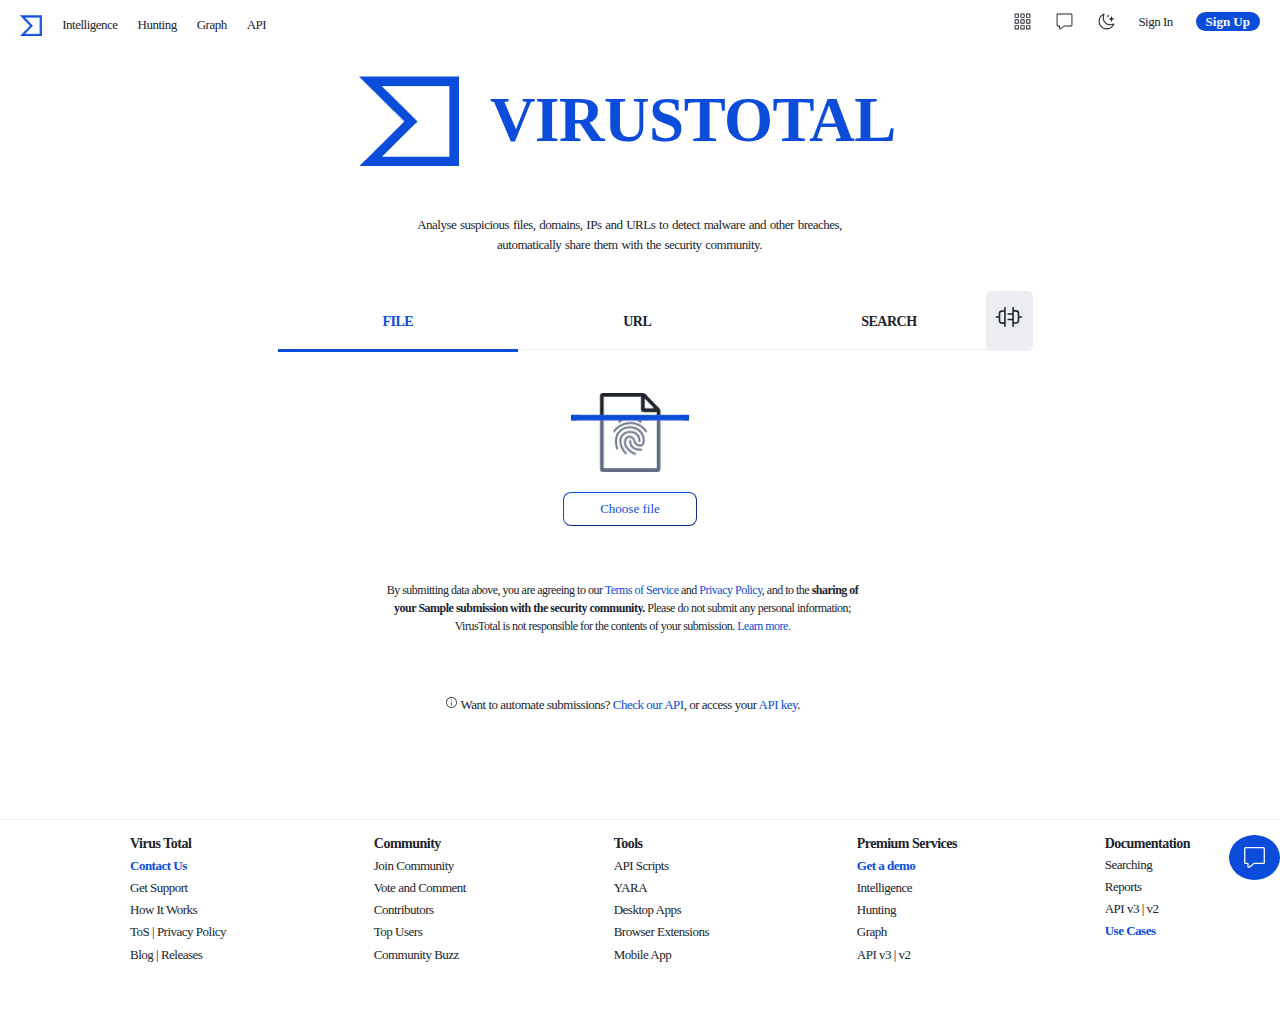
<file: homepage/index.html>
<!DOCTYPE html>
<html lang="en">
<head>
    <meta charset="UTF-8">
    <meta http-equiv="X-UA-Compatible" content="IE=edge">
    <meta name="viewport" content="width=device-width, initial-scale=1.0">
    <link rel="stylesheet" href="style.css">
    <title>VirusTotal - Home</title>
</head>
<body>
    <header>
        <div class="header_menu-left">
            <a class="header-menu-link" id="header-logo" href="#">
                <img id="header-logo-image" src="img/logo.png" alt="header-logo">
            </a>
            <a class="header-menu-link" href="#">Intelligence</a>
            <a class="header-menu-link" href="#">Hunting</a>
            <a class="header-menu-link" href="#">Graph</a>
            <a class="header-menu-link" href="#">API</a>
        </div>
        <div class="header_menu-right">
            <svg class="header-menu-link header-svg" xmlns="http://www.w3.org/2000/svg" width="1em" height="1em" fill="currentColor" viewBox="0 0 24 24">
                <path fill-rule="evenodd" d="M2.6 2a.6.6 0 0 0-.6.6v4.178a.6.6 0 0 0 .6.6h4.2a.6.6 0 0 0 .6-.6V2.6a.6.6 0 0 0-.6-.6H2.6Zm.6 4.178V3.2h3v2.978h-3ZM9.299 2.6a.6.6 0 0 1 .6-.6h4.2a.6.6 0 0 1 .6.6v4.178a.6.6 0 0 1-.6.6h-4.2a.6.6 0 0 1-.6-.6V2.6Zm1.2.6v2.978h3V3.2h-3Zm6.103-.6a.6.6 0 0 1 .6-.6h4.2a.6.6 0 0 1 .6.6v4.178a.6.6 0 0 1-.6.6h-4.2a.6.6 0 0 1-.6-.6V2.6Zm1.2.6v2.978h3V3.2h-3ZM9.299 9.91a.6.6 0 0 1 .6-.6h4.2a.6.6 0 0 1 .6.6v4.178a.6.6 0 0 1-.6.6h-4.2a.6.6 0 0 1-.6-.6V9.912Zm1.2.6v2.979h3V10.51h-3Zm6.703-1.2a.6.6 0 0 0-.6.6v4.178a.6.6 0 0 0 .6.6h4.2a.6.6 0 0 0 .6-.6V9.912a.6.6 0 0 0-.6-.6h-4.2Zm.6 4.178v-2.977h3v2.978h-3ZM2 9.91a.6.6 0 0 1 .6-.6h4.2a.6.6 0 0 1 .6.6v4.178a.6.6 0 0 1-.6.6H2.6a.6.6 0 0 1-.6-.6V9.912Zm1.2.6v2.979h3V10.51h-3Zm6.699 6.111a.6.6 0 0 0-.6.6V21.4a.6.6 0 0 0 .6.6h4.2a.6.6 0 0 0 .6-.6v-4.18a.6.6 0 0 0-.6-.6h-4.2Zm.6 4.178V17.82h3v2.98h-3Zm6.103-3.578a.6.6 0 0 1 .6-.6h4.2a.6.6 0 0 1 .6.6V21.4a.6.6 0 0 1-.6.6h-4.2a.6.6 0 0 1-.6-.6v-4.18Zm1.2.6V20.8h3v-2.98h-3ZM2.6 16.621a.6.6 0 0 0-.6.6V21.4a.6.6 0 0 0 .6.6h4.2a.6.6 0 0 0 .6-.6v-4.18a.6.6 0 0 0-.6-.6H2.6Zm.6 4.178V17.82h3v2.98h-3Z" clip-rule="evenodd"></path>
            </svg>
            <svg class="header-menu-link header-svg" xmlns="http://www.w3.org/2000/svg" width="1em" height="1em" fill="currentColor" viewBox="0 0 24 24">
                <path fill-rule="evenodd" d="M3.604 3.203a.401.401 0 0 0-.401.4V16.69c0 .221.18.4.4.4h2.133a.602.602 0 0 1 .601.602v2.696c0 .355.398.524.647.313l4.102-3.468a.601.601 0 0 1 .389-.142h8.918c.222 0 .401-.18.401-.401V3.604a.401.401 0 0 0-.4-.401H3.604ZM2 3.603C2 2.719 2.718 2 3.604 2h16.79c.885 0 1.603.718 1.603 1.604v13.085c0 .886-.718 1.604-1.604 1.604h-8.698l-3.934 3.326c-1.05.887-2.628.123-2.628-1.232v-2.094h-1.53A1.604 1.604 0 0 1 2 16.689V3.604Z" clip-rule="evenodd"></path>
            </svg>
            <svg class="header-menu-link header-svg" xmlns="http://www.w3.org/2000/svg" width="1em" height="1em" fill="currentColor" viewBox="0 0 24 24">
                <path fill-rule="evenodd" d="M20.113 16.184a9.527 9.527 0 0 1-3.379.616c-5.275 0-9.55-4.278-9.55-9.553 0-1.18.215-2.31.607-3.356a8.991 8.991 0 0 0-4.427 7.752c0 4.968 4.025 8.994 8.988 8.994a8.984 8.984 0 0 0 7.76-4.453Zm.331-1.635c.779-.397 1.824.206 1.493 1.014C20.392 19.34 16.683 22 12.352 22 6.635 22 2 17.363 2 11.643a10.36 10.36 0 0 1 6.408-9.58c.807-.332 1.413.71 1.019 1.489a8.159 8.159 0 0 0-.879 3.695 8.188 8.188 0 0 0 11.896 7.302Zm-2.327-9.134a.227.227 0 0 1 .432 0l.732 2.226c.02.062.068.113.129.138l2.05.853a.227.227 0 0 1 0 .42l-2.05.853a.227.227 0 0 0-.129.139l-.732 2.225a.227.227 0 0 1-.432 0l-.732-2.225a.227.227 0 0 0-.128-.139l-2.05-.853a.227.227 0 0 1 0-.42l2.05-.853a.227.227 0 0 0 .128-.138l.732-2.226ZM14.161 3.66a.227.227 0 0 0-.427 0l-.288.779a.227.227 0 0 1-.134.134l-.78.289a.227.227 0 0 0 0 .426l.78.288a.227.227 0 0 1 .134.134l.288.78a.227.227 0 0 0 .427 0l.288-.78a.227.227 0 0 1 .134-.134l.78-.288a.227.227 0 0 0 0-.426l-.78-.289a.227.227 0 0 1-.134-.134l-.288-.78Z" clip-rule="evenodd"></path>
            </svg>
            <a class="header-menu-link" href="#">Sign In</a>
            <a class="header-menu-link colored-btn" href="#">Sign Up</a>
        </div>
    </header>

    <div class="main">
        <div class="container">
            <div class="title-w-icon">
                <img id="title-icon" src="img/logo.png" alt="Big Logo">
                <p id="title-service-name">virustotal</p>
            </div>
            <div class="title-add-info">
                <p>Analyse suspicious files, domains, IPs and URLs to detect malware and other breaches, automatically share them with the security community.</p> 
            </div>
            <div class="upload-methods">
                <ul>
                    <li><a id="first-method" href="#" class="method-choice">file</a></li>
                    <li><a href="#" class="method-choice">url</a></li>
                    <li><a href="#" class="method-choice">search</a></li>
                </ul>
                <a id="automate-btn" href="#">
                    <svg xmlns="http://www.w3.org/2000/svg" width="1em" height="1em" fill="currentColor" viewBox="0 0 24 24">
                        <path fill-rule="evenodd" d="M15.645 5.1a.6.6 0 1 0-1.2 0v4.1h-3.061a.6.6 0 1 0 0 1.2h3.061v2.886h-3.061a.6.6 0 0 0 0 1.2h3.061v4.38a.6.6 0 0 0 1.2 0v-1.783l1.47.004a2.6 2.6 0 0 0 2.607-2.6v-1.938h1.677a.6.6 0 1 0 0-1.2h-1.677V9.4a2.6 2.6 0 0 0-2.593-2.6l-1.484-.004V5.1Zm.01 2.895v7.888l1.463.004a1.4 1.4 0 0 0 1.404-1.4V9.399A1.4 1.4 0 0 0 17.126 8l-1.47-.004Zm-6.7-3.462a.6.6 0 0 1 .6.6V18.9a.6.6 0 1 1-1.2 0v-1.696L6.861 17.2a2.6 2.6 0 0 1-2.593-2.6v-1.95H2.6a.6.6 0 1 1 0-1.2h1.668V9.512a2.6 2.6 0 0 1 2.608-2.6l1.479.004V5.133a.6.6 0 0 1 .6-.6ZM5.468 9.511a1.4 1.4 0 0 1 1.404-1.4l1.473.004v7.888l-1.48-.004a1.4 1.4 0 0 1-1.397-1.4V9.51Z" clip-rule="evenodd"></path>
                    </svg>
                </a>
            </div>
            <div class="upload-section">
                <img src="img/upload-icon.png" alt="upload icon">
                <button id="choose-file-btn">Choose file</button>
            </div>
            <div class="agreement">
                <p>By submitting data above, you are agreeing to our <a class="marked-blue" href="#">Terms of Service</a> and <a class="marked-blue" href="#">Privacy Policy</a>, and to the <b>sharing of <br>your Sample submission with the security community.</b> Please do not submit any personal information; <br>VirusTotal is not responsible for the contents of your submission. <a class="marked-blue" href="#">Learn more.</a></p>   
            </div>
            <div class="api">
                <svg xmlns="http://www.w3.org/2000/svg" width="1em" height="1em" fill="currentColor" viewBox="0 0 24 24">
                    <path d="M12 17.85a.6.6 0 0 0 .6-.6v-6.5a.6.6 0 1 0-1.2 0v6.5a.6.6 0 0 0 .6.6Zm.45-10.45a.6.6 0 1 1-1.2 0v-.8a.6.6 0 1 1 1.2 0v.8Z"></path>
                    <path fill-rule="evenodd" d="M12 22c5.523 0 10-4.477 10-10S17.523 2 12 2 2 6.477 2 12s4.477 10 10 10Zm0-1.2a8.8 8.8 0 1 0 0-17.6 8.8 8.8 0 0 0 0 17.6Z" clip-rule="evenodd"></path>
                  </svg>
                Want to automate submissions? <a class="marked-blue" href="#">Check our API</a>, or access your <a class="marked-blue" href="#">API key</a>.</div>
        </div>
    </div>
    <footer>
        <div class="footer-container">
            <div>
                <ul>
                    <li><a class="footer-title" href="#">Virus Total</a></li>
                    <li><a class="colored-link" href="#">Contact Us</a></li>
                    <li><a href="#">Get Support</a></li>
                    <li><a href="#">How It Works</a></li>
                    <li><a href="#">ToS</a> | <a href="#">Privacy Policy</a></li>
                    <li><a href="#">Blog</a> | <a href="#">Releases</a></li>
                </ul>
            </div>
            <div>
                <ul>
                    <li><a class="footer-title" href="../community/community.html">Community</a></li>
                    <li><a href="#">Join Community</a></li>
                    <li><a href="#">Vote and Comment</a></li>
                    <li><a href="#">Contributors</a></li>
                    <li><a href="#"></a>Top Users</li>
                    <li><a href="#"></a>Community Buzz</li>
                </ul>
            </div>
            <div>
                <ul>
                    <li><a class="footer-title" href="#">Tools</a></li>
                    <li><a href="#">API Scripts</a></li>
                    <li><a href="#">YARA</a></li>
                    <li><a href="#">Desktop Apps</a></li>
                    <li><a href="#"></a>Browser Extensions</li>
                    <li><a href="#"></a>Mobile App</li>
                </ul>
            </div>
            <div>
                <ul>
                    <li><a class="footer-title" href="#">Premium Services</a></li>
                    <li><a class="colored-link" href="#">Get a demo</a></li>
                    <li><a href="#">Intelligence</a></li>
                    <li><a href="#">Hunting</a></li>
                    <li><a href="#">Graph</a></li>
                    <li><a href="#">API</a> <a href="#">v3</a> | <a href="#">v2</a></li>
                </ul>
            </div>
            <div>
                <ul>
                    <a class="footer-title" href="#">Documentation</a>
                    <li><a href="#">Searching</a></li>
                    <li><a href="#">Reports</a></li>
                    <li><a href="#">API</a> <a href="#">v3</a> | <a href="#">v2</a></li>
                    <li><a class="colored-link" href="#">Use Cases</a></li>
                </ul>
            </div>
        </div>
    </footer>
    <a id="contact-btn-right" href="#">
        <svg xmlns="http://www.w3.org/2000/svg" width="1em" height="1em" fill="currentColor" viewBox="0 0 24 24">
            <path fill-rule="evenodd" d="M3.604 3.203a.401.401 0 0 0-.401.4V16.69c0 .221.18.4.4.4h2.133a.602.602 0 0 1 .601.602v2.696c0 .355.398.524.647.313l4.102-3.468a.601.601 0 0 1 .389-.142h8.918c.222 0 .401-.18.401-.401V3.604a.401.401 0 0 0-.4-.401H3.604ZM2 3.603C2 2.719 2.718 2 3.604 2h16.79c.885 0 1.603.718 1.603 1.604v13.085c0 .886-.718 1.604-1.604 1.604h-8.698l-3.934 3.326c-1.05.887-2.628.123-2.628-1.232v-2.094h-1.53A1.604 1.604 0 0 1 2 16.689V3.604Z" clip-rule="evenodd"></path>
        </svg>
    </a>
</body>
</html>
</file>
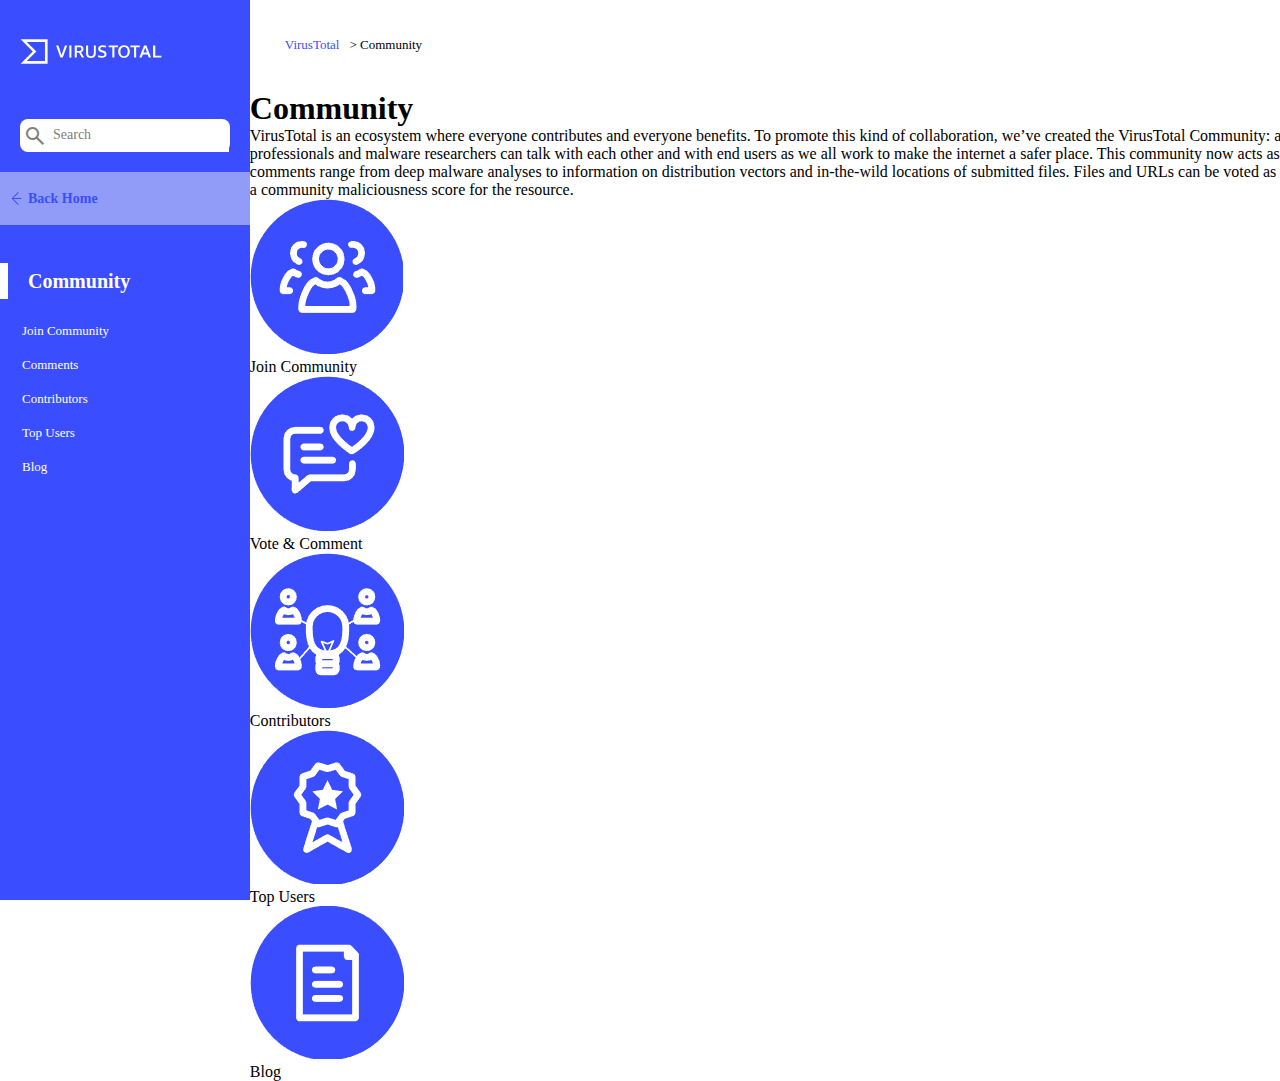
<file: community/community.html>
<!DOCTYPE html>
<html lang="en">
<head>
    <meta charset="UTF-8">
    <meta http-equiv="X-UA-Compatible" content="IE=edge">
    <meta name="viewport" content="width=device-width, initial-scale=1.0">
    <link rel="stylesheet" href="community.css">
    <link rel="stylesheet" href="https://fonts.googleapis.com/css2?family=Material+Symbols+Outlined:opsz,wght,FILL,GRAD@48,400,0,0" />
    <title>Community - VirusTotal</title>
</head>
<body>
    <div class="canvas">
        <div class="wrapper">
            <div class="navbar">
                <div class="logo">
                    <a href="../homepage/index.html"><img src="img/logo.svg" alt=""></a> 
                </div>
                <form id="search-form" action="#">
                    <span class="material-symbols-outlined">
                        search
                    </span>
                    <input id="search-input" type="text" aria-label="Search">
                    <span class="placeholder">Search</span>
                </form>
                <div class="back-home">
                    <img src="img/go-back-icon.svg" alt="go-back-icon">
                    <a href="../homepage/index.html">Back Home</a>
                </div>
    
                <div class="nav-list">
                    <a href="#" class="nav-title">Community</a>
                    <div class="nav-sublist">
                        <a href="#" class="nav-list-item">Join Community</a>
                        <a href="#" class="nav-list-item">Comments</a>
                        <a href="#" class="nav-list-item">Contributors</a>
                        <a href="#" class="nav-list-item">Top Users</a>
                        <a href="#" class="nav-list-item">Blog</a>
                    </div>
                </div>
            </div>
            <div class="infoboard">
                <div class="header">
                    <a href="../homepage/index.html">VirusTotal </a>
                    <p>> Community</p>
                    <a id="contact-us-btn" href="#">Contact us</a>
                </div>
                <div class="textbox">
                    <h1 class="community-title">Community</h1>
                    <p class="additional-info">
                        VirusTotal is an ecosystem where everyone contributes and everyone benefits. To promote this kind of collaboration, we’ve created the VirusTotal Community: a space where the antivirus industry, security professionals and malware researchers can talk with each other and with end users as we all work to make the internet a safer place. This community now acts as the collective intelligence of VirusTotal; comments range from deep malware analyses to information on distribution vectors and in-the-wild locations of submitted files. Files and URLs can be voted as malicious or harmless; together these votes build a community maliciousness score for the resource.
                    </p>
                </div>
                <div class="paths-box">
                    <div class="path-itembox first-pathbox">
                        <img class="path-img" src="img/join_comm_icon.png" alt="">
                        <p>Join Community</p>
                    </div>
                    <div class="path-itembox">
                        <img class="path-img" src="img/vote-icon.png" alt="">
                        <p>Vote & Comment</p>
                    </div>
                    <div class="path-itembox">
                        <img class="path-img" src="img/contributors-icon.png" alt="">
                        <p>Contributors</p>
                    </div>
                    <div class="path-itembox">
                        <img class="path-img" src="img/top-users-icon.png" alt="">
                        <p>Top Users</p>
                    </div>
                    <div class="path-itembox">
                        <img class="path-img" src="img/blog-icon.png" alt="">
                        <p>Blog</p>
                    </div>
                </div>
            </div>
        </div>
    </div>
</body>
</html>
</file>
<file: homepage/style.css>
/* Указываем box sizing */
*,
*::before,
*::after {
  box-sizing: border-box;
}

/* Убираем внутренние отступы */
ul[class],
ol[class] {
  padding: 0;
}

/* Убираем внешние отступы */
body,
h1,
h2,
h3,
h4,
p,
ul[class],
ol[class],
li,
figure,
figcaption,
blockquote,
dl,
dd {
  margin: 0;
}

/* Выставляем основные настройки по-умолчанию для body */
body {
  min-height: 100vh;
  scroll-behavior: smooth;
  text-rendering: optimizeSpeed;
  line-height: 1.5;
}

/* Удаляем стандартную стилизацию для всех ul и il, у которых есть атрибут class*/
ul[class],
ol[class] {
  list-style: none;
}

/* Элементы a, у которых нет класса, сбрасываем до дефолтных стилей */
a:not([class]) {
  text-decoration-skip-ink: auto;
}

/* Упрощаем работу с изображениями */
img {
  max-width: 100%;
  display: block;
}


/* Наследуем шрифты для инпутов и кнопок */
input,
button,
textarea,
select {
  font: inherit;
}

/* CODE BY ITSELF */
body {
    font-family: Open Sans;
    font-size: 13px;
    color: #20242C;
    font-weight: 500;
    letter-spacing: -0.5px;
    line-height: 1.5;
}

a {
    text-decoration: none;
    color: inherit;
    line-height: 1.5;
}
/* HEADER */

header {
    width: calc(100% - 13px);
    height: 51px;
    margin-right: 13px;
    display: flex;
}

.header_menu-left {
    margin-left: 10px;
    padding-top: 1rem;
    display: flex;
}

.header_menu-right {
    position: absolute;
    right: 10px;
}

.header-menu-link {
    height: 51px;
    line-height: 2em;
    vertical-align: middle;
    flex: 1 1 auto;
    margin: -4px 10px;
}

.header-menu-link:hover {
    color: #0b4dda;
}

.header-svg {
    font-size: 19px;
}

.colored-btn {
    background-color: #0b4dda;
    color: #fff;
    font-weight: 600;
    line-height: 1.5em;
    letter-spacing: 0;
    border-radius: 1.5em;
    padding: 2px 10px;

}

.colored-btn:hover {
    color: #fff;
}

#header-logo-image {
    height: 20.75px;
    width: 22.25px;
    display: inline;
    margin-top: 3px;
}

.container {
    width: 825px;
    margin: 0 auto;
    text-align: center;
}

.title-w-icon {
    margin-top: 24px;
    display: flex;
    justify-content: center;
    padding-right: 25px;
    margin-bottom: 47px;
}

#title-icon {
    height: 91px;
    width: 101px;
}

#title-service-name {
    text-transform: uppercase;
    font-size: 63px;
    font-weight: 700;
    margin-left: 30px;
    margin-top: -2px;
    color: #0b4dda;
    font-stretch: expanded;
    
}

.title-add-info {
    text-align: center;
    width: 450px;
    margin-left: 177px;
    font-size: 13px;
    line-height: 1.6em;
    letter-spacing: 10%;
    word-spacing: 1px;
}

.upload-methods {
    margin-top: 55px;
    padding-left: 10px;
    position: relative;
}

.upload-methods ul{
    display: flex;
    width: 750px;
    justify-content: space-between;
}

.upload-methods li{
    list-style: none;
    width: 230;
    height: 60px; 
}

.method-choice {
    text-transform: uppercase;
    font-size: 14px;
    font-weight: 600;
    /* padding: 20px 99px; */
    padding: 20px 105px 20px 105px;
    border-bottom: 1px solid #eceef4;
}

#first-method {
    color: #0b4dda;
    border-bottom: 3px solid #0b4dda;
}


#automate-btn {
    position: absolute;
    top: -20px;
    right: 20px;
    background-color: #eceef4;
    border-radius: 10%;
    font-size: 32px;
    padding: 7px 7.5px 5px 7.5px;
    z-index: 1;
}

#automate-btn:hover {
    color: #0b4dda;
}

.upload-section {
    display: flex;
    align-items: center;
    flex-direction: column;
}

.upload-section img {
    height: 80px;
    width: 120px;
    margin-top: 8px;
    margin-left: -20px;
}

#choose-file-btn {
    border-color: #0b4dda;
    border-width: 1px;
    border-radius: 8px;
    margin-top: 20px;
    margin-left: -20px;
    padding: 6px 36px;
    background-color: inherit;
    color: #0b4dda;
}

#choose-file-btn:hover {
    background-color: #0b4dda;
    color: #fff;
    transition: 0.2s;
}

.agreement {
    width: 650px;
    text-align: center;
    font-size: 12px;
    margin-top: 55px;
    margin-left: 70px;
}

.api {
    margin-top: 60px;
    margin-left: -35px;
    font-size: 13px;
    letter-spacing: 5%;
}

.marked-blue {
    color: #0b4dda;
}

.marked-blue:hover {
    color: black;
}

footer {
    margin-top: 105px;
    border-top: 1px solid #eceef4;
}

.footer-container {
    margin: 0 auto;
    width: 1100px;
    display: flex;
    justify-content: space-between;
}

.footer-container li {
    list-style: none;
}

.colored-link {
    color: #0b4dda;
    font-weight: bold;
}

footer li {
    line-height: 170%;
}
.footer-title {
    font-weight: bold;
    font-size: 14px;
}

#contact-btn-right {
    position: sticky;
    bottom: 20px;
    left: 195.5vh;
    background-color: #0b4dda;
    color: #fff;
    font-size: 25px;
    border-radius: 50%;
    padding: 13px 13px 5px 13px;
}
</file>
<file: community/community.css>
*,
*::before,
*::after {
    margin: 0;
    padding: 0;
    box-sizing: border-box;
    font-family: Open Sans;
}

a {
    text-decoration: none;
    font-family: inherit;
}
/* -------------------------------------------------------- */

.body {
    background-color: grey;
    scroll-behavior: smooth;
    font-family: Open Sans;
    font-size: 13px;
}

.canvas {
    width: 100%;
    height: 100%;
    background-color: #f2f2f2;
}

.wrapper {
    width: 1600px;
    height: 100vh;
    background-color: #fff;
    display: flex;
}

.navbar {
    background-color:#3a4eff;
    width: 296px;
    height: 100%;
}

.logo img {
    height: 27px;
    margin: 38px 0 0 20px;
}

#search-form {
    background-color: #fff;
    border-radius: 8px;
    width: 210px;
    margin-left: 20px;
    margin-top: 50px;
    position: relative;
}

#search-form span {
    padding-top: 5px;
    padding-left: 3px;
    color: grey;
}

#search-form input {
    border: none;
    font-size: 14px;
}

#search-form input:focus {
    border: 0 transparent;
    outline: none;
}

.placeholder {
    position: absolute;
    left: 30px;
    top: 3px;
    background-color: white;
    margin: 0;
    padding: 0;
    font-family: Open Sans;
    font-size: 14px;
}

#search-input:focus ~ .placeholder{
  display: none;
}

.back-home {
    margin-top: 20px;
    height: 53px;
    background-color: #909cf8;
    display: flex;
    align-items: center;
}

.back-home a {
    color: #3a4eff;
    font-weight: 700;
    font-size: 14px;
}

.back-home img {
    margin-left: 5px;
    height: 23px;
}

.nav-list {
    margin-top: 45px;
}

.nav-title {
    border-left: 8px solid #fff;
    font-size: 20px;
    color: #fff;
    font-weight: bold;
    padding: 7px 0 7px 20px;
    width: 100%;
}

.nav-sublist {
    margin-top: 30px;
}

.nav-list-item {
    color: #fff;
    display: block;
    margin: 18px 22px;
    font-size: 13px;
    font-weight: 500;
}

.infoboard {
    width: 100%;
}

.header {
    height: 90px;
    width: 100%;
    display: flex;
    align-items: center;
    position: relative;
}

.header a, .header p {
    font-size: 13px;
    letter-spacing: -10%;
}

.header a {
    color: #394eff;
    margin: 0px 10px 0 35px;
}

#contact-us-btn {
    border: 1px solid #3a4eff;
    border-radius: 3px;
    box-sizing: border-box;
    padding: 11px 30px 11px 30px;
    font-size: 12px;
    color: white;
    text-decoration: none;
    background-color: #3a4eff;
    font-family: Arial;
    line-height: 14px;
    font-size: 14px;
    font-weight: bold;
    text-align: center;
    position: absolute;
    right: 20px;
}
</file>
